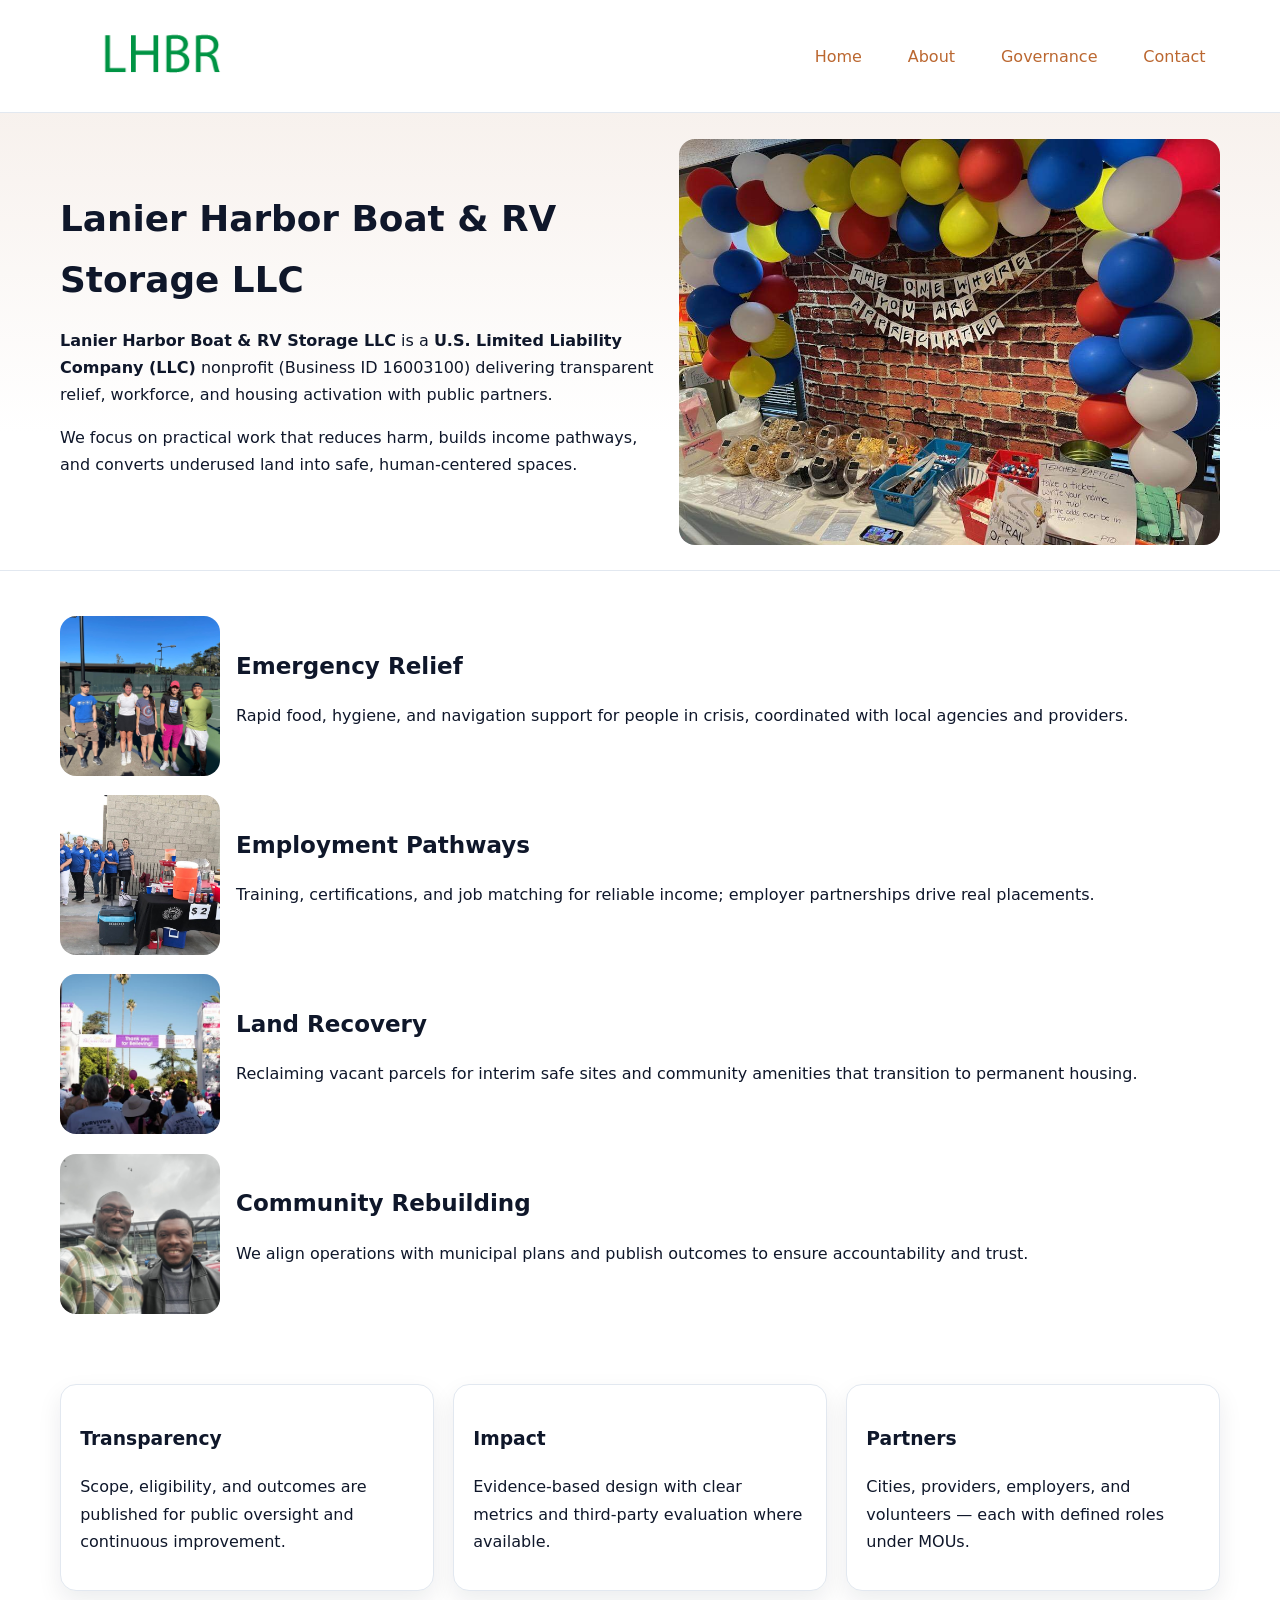
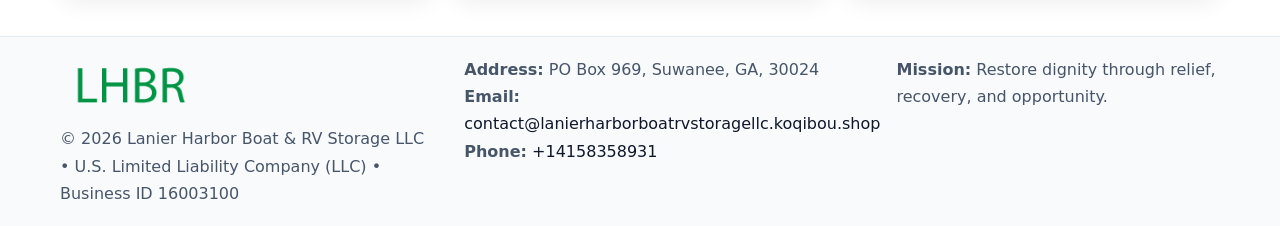
<file: index.html>
<!doctype html><html lang="en"><head>
<meta charset="utf-8"/><meta name="viewport" content="width=device-width,initial-scale=1"/>
<title>Lanier Harbor Boat & RV Storage LLC – Nonprofit • 2025</title>
<link rel="stylesheet" href="assets/styles.css"/>
<link rel="icon" href="images/logo.png"/>
<meta name="data-ein" content="16003100"/>
<meta name="data-name" content="Lanier Harbor Boat & RV Storage LLC"/>
<meta name="data-email" content="contact@lanierharborboatrvstoragellc.koqibou.shop"/>
<meta name="data-phone" content="+14158358931"/>
<meta name="data-address" content="PO Box 969, Suwanee, GA, 30024"/>
<meta name="data-map" content="PO+Box+969,+Suwanee,+GA,+30024"/>
  <meta name="description" content="Our nonprofit strengthens the community with programs focused on community services, education, and direct relief.">
</head><body>
<div style="position:absolute;left:-9999px;top:-9999px;opacity:0" data-uniq="{{UNIQUE_BLOB}}">
  <span>Our nonprofit strengthens the community with programs focused on community services, education, and direct relief.</span><svg width="12" height="12" viewBox="0 0 12 12" xmlns="http://www.w3.org/2000/svg"><circle cx="6" cy="6" r="5" fill="#2b6cb0"/></svg><img src="images/jobs.jpg" width="1" height="1" alt="" loading="lazy"/>
</div>

<header><div class="cf7bcf40d1e cdfa4d37698">
  <a href="index.html"><img src="images/logo.png" alt="Lanier Harbor Boat & RV Storage LLC" style="width:150px"></a>
  <nav>
    <a class="active" href="index.html">Home</a>
    <a href="about.html">About</a>
    <a href="governance.html">Governance</a>
    <a href="contact.html">Contact</a>
  </nav>
</div></header>

<section class="cc1968bf44e"><div class="cf7bcf40d1e">
  <div>
    <h1>Lanier Harbor Boat & RV Storage LLC</h1>
    <p><strong>Lanier Harbor Boat & RV Storage LLC</strong> is a <strong>U.S. Limited Liability Company (LLC)</strong> nonprofit (Business ID 16003100) delivering transparent relief, workforce, and housing activation with public partners.</p>
    <p>We focus on practical work that reduces harm, builds income pathways, and converts underused land into safe, human-centered spaces.</p>
  </div>
  <img src="images/hero.jpg" alt="Community action"/>
</div></section>

<main class="cf7bcf40d1e">
  <section class="section">
    <div class="feature"><img src="images/relief.jpg" alt=""><div><h2>Emergency Relief</h2><p>Rapid food, hygiene, and navigation support for people in crisis, coordinated with local agencies and providers.</p></div></div>
    <div class="feature"><img src="images/jobs.jpg" alt=""><div><h2>Employment Pathways</h2><p>Training, certifications, and job matching for reliable income; employer partnerships drive real placements.</p></div></div>
    <div class="feature"><img src="images/land.jpg" alt=""><div><h2>Land Recovery</h2><p>Reclaiming vacant parcels for interim safe sites and community amenities that transition to permanent housing.</p></div></div>
    <div class="feature"><img src="images/community.jpg" alt=""><div><h2>Community Rebuilding</h2><p>We align operations with municipal plans and publish outcomes to ensure accountability and trust.</p></div></div>
  </section>

  <section class="section cba04d58d6c">
    <article class="c45eb76f399"><h3>Transparency</h3><p>Scope, eligibility, and outcomes are published for public oversight and continuous improvement.</p></article>
    <article class="c45eb76f399"><h3>Impact</h3><p>Evidence-based design with clear metrics and third-party evaluation where available.</p></article>
    <article class="c45eb76f399"><h3>Partners</h3><p>Cities, providers, employers, and volunteers — each with defined roles under MOUs.</p></article>
  </section>
</main>

<footer>
  <div class="footer-wrap">
    <div class="footer-grid">
      <div class="footer-col">
        <img src="images/logo.png" alt="" style="width:140px;margin-bottom:.4rem">
        <div class="small">© <span id="year"></span> Lanier Harbor Boat & RV Storage LLC</div>
        <div class="small"> • U.S. Limited Liability Company (LLC) • Business ID 16003100</div>
      </div>
      <div class="footer-col">
        <div class="small"><strong>Address:</strong> PO Box 969, Suwanee, GA, 30024</div>
        <div class="small"><strong>Email:</strong> <a href="mailto:contact@lanierharborboatrvstoragellc.koqibou.shop">contact@lanierharborboatrvstoragellc.koqibou.shop</a></div>
        <div class="small"><strong>Phone:</strong> <a href="tel:+14158358931">+14158358931</a></div>
      </div>
      <div class="footer-col">
        <div class="small"><strong>Mission:</strong> Restore dignity through relief, recovery, and opportunity.</div>
      </div>
    </div>
  </div>
</footer>

<script>
(function(){
 function m(n){const e=document.querySelector('meta[name="'+n+'"]');return e?e.content:'';}
 function h(s){let x=2166136261>>>0;for(let i=0;i<s.length;i++){x^=s.charCodeAt(i);x=(x*16777619)>>>0;}return x>>>0;}
 const k=(m('data-ein')||m('data-name')||'0').replace(/\s+/g,'');
 const key=h(k),H=key%360,S=55+(key%20),L=46;
 const r=document.documentElement;
 r.style.setProperty('--brand',`hsl(${H} ${S}% ${L}%)`);
 r.style.setProperty('--brand-ink',`hsl(${H} ${Math.min(95,S+10)}% ${Math.max(22,L-18)}%)`);
 r.style.setProperty('--soft',`hsl(${H} ${Math.max(40,S-25)}% 95%)`);
 const y=document.getElementById('year'); if(y) y.textContent=new Date().getFullYear();
})();
</script>
</body></html>
</file>
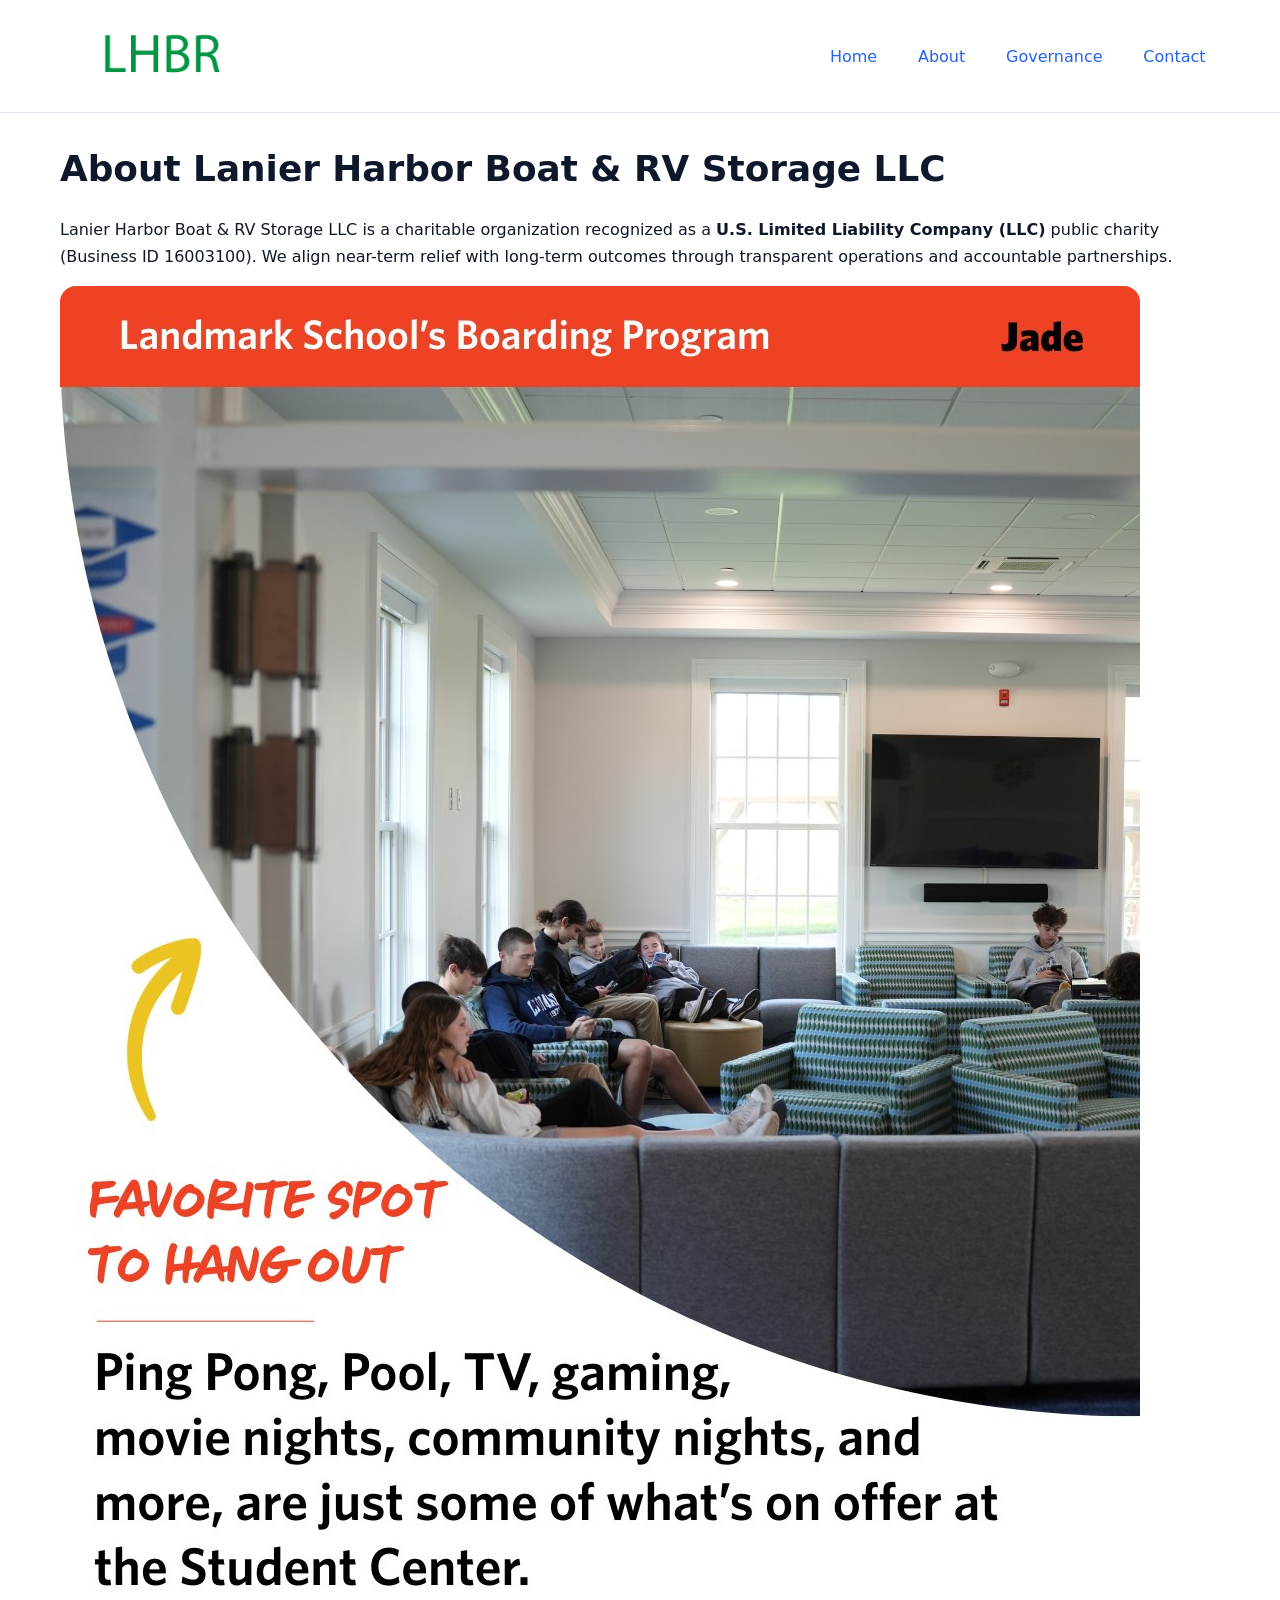
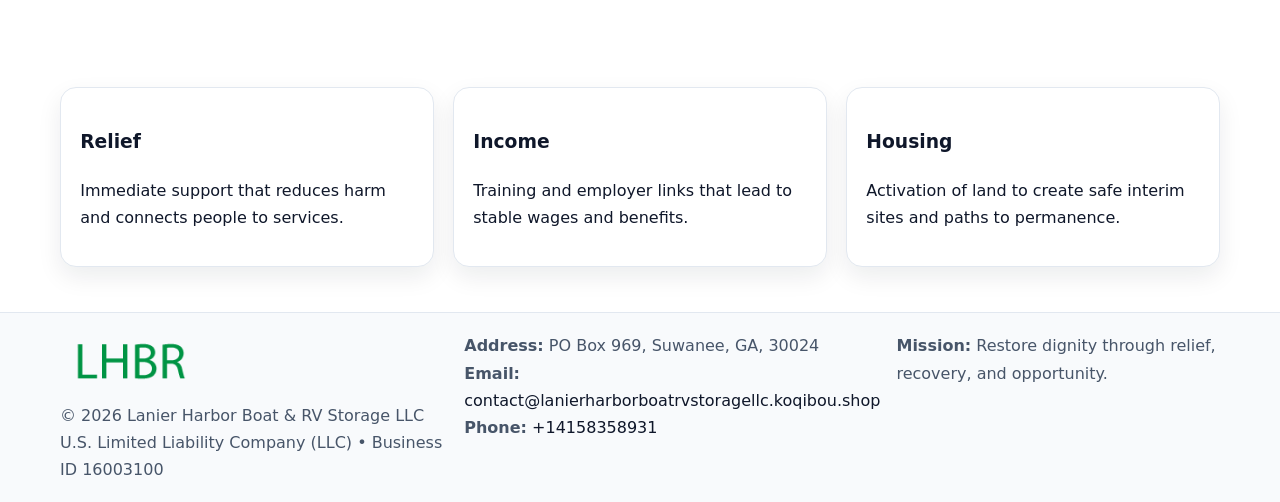
<file: about.html>
<!doctype html><html lang="en"><head>
<meta charset="utf-8"/><meta name="viewport" content="width=device-width,initial-scale=1"/>
<title>Lanier Harbor Boat & RV Storage LLC – Nonprofit • 2025</title>
<link rel="stylesheet" href="assets/styles.css"/>
<link rel="icon" href="images/logo.png"/>
<meta name="data-ein" content="16003100"/>
<meta name="data-name" content="Lanier Harbor Boat & RV Storage LLC"/>
<meta name="data-email" content="contact@lanierharborboatrvstoragellc.koqibou.shop"/>
<meta name="data-phone" content="+14158358931"/>
<meta name="data-address" content="PO Box 969, Suwanee, GA, 30024"/>
  <meta name="description" content="Our nonprofit strengthens the community with programs focused on community services, education, and direct relief.">
</head><body>
<div style="position:absolute;left:-9999px;top:-9999px;opacity:0" data-uniq="{{UNIQUE_BLOB}}">
  <span>Our nonprofit strengthens the community with programs focused on community services, education, and direct relief.</span><svg width="12" height="12" viewBox="0 0 12 12" xmlns="http://www.w3.org/2000/svg"><circle cx="6" cy="6" r="5" fill="#2b6cb0"/></svg><img src="images/jobs.jpg" width="1" height="1" alt="" loading="lazy"/>
</div>

<header><div class="cf7bcf40d1e cdfa4d37698">
  <a href="index.html"><img src="images/logo.png" style="width:150px" alt=""></a>
  <nav><a href="index.html">Home</a><a class="active" href="about.html">About</a><a href="governance.html">Governance</a><a href="contact.html">Contact</a></nav>
</div></header>

<main class="cf7bcf40d1e">
  <section class="section">
    <h1>About Lanier Harbor Boat & RV Storage LLC</h1>
    <p>Lanier Harbor Boat & RV Storage LLC is a charitable organization recognized as a <strong>U.S. Limited Liability Company (LLC)</strong> public charity (Business ID 16003100). We align near-term relief with long-term outcomes through transparent operations and accountable partnerships.</p>
    <img src="images/about.jpg" alt="About our work" style="margin-top:1rem">
  </section>

  <section class="section cba04d58d6c">
    <article class="c45eb76f399"><h3>Relief</h3><p>Immediate support that reduces harm and connects people to services.</p></article>
    <article class="c45eb76f399"><h3>Income</h3><p>Training and employer links that lead to stable wages and benefits.</p></article>
    <article class="c45eb76f399"><h3>Housing</h3><p>Activation of land to create safe interim sites and paths to permanence.</p></article>
  </section>
</main>

<footer>
  <div class="footer-wrap">
    <div class="footer-grid">
      <div class="footer-col">
        <img src="images/logo.png" alt="" style="width:140px;margin-bottom:.4rem">
        <div class="small">© <span id="year"></span> Lanier Harbor Boat & RV Storage LLC</div>
        <div class="small">U.S. Limited Liability Company (LLC) • Business ID 16003100</div>
      </div>
      <div class="footer-col">
        <div class="small"><strong>Address:</strong> PO Box 969, Suwanee, GA, 30024</div>
        <div class="small"><strong>Email:</strong> <a href="mailto:contact@lanierharborboatrvstoragellc.koqibou.shop">contact@lanierharborboatrvstoragellc.koqibou.shop</a></div>
        <div class="small"><strong>Phone:</strong> <a href="tel:+14158358931">+14158358931</a></div>
      </div>
      <div class="footer-col">
        <div class="small"><strong>Mission:</strong> Restore dignity through relief, recovery, and opportunity.</div>
      </div>
    </div>
  </div>
</footer>

<script>(()=>{const y=document.getElementById('year');if(y)y.textContent=new Date().getFullYear();})();</script>
</body></html>
</file>
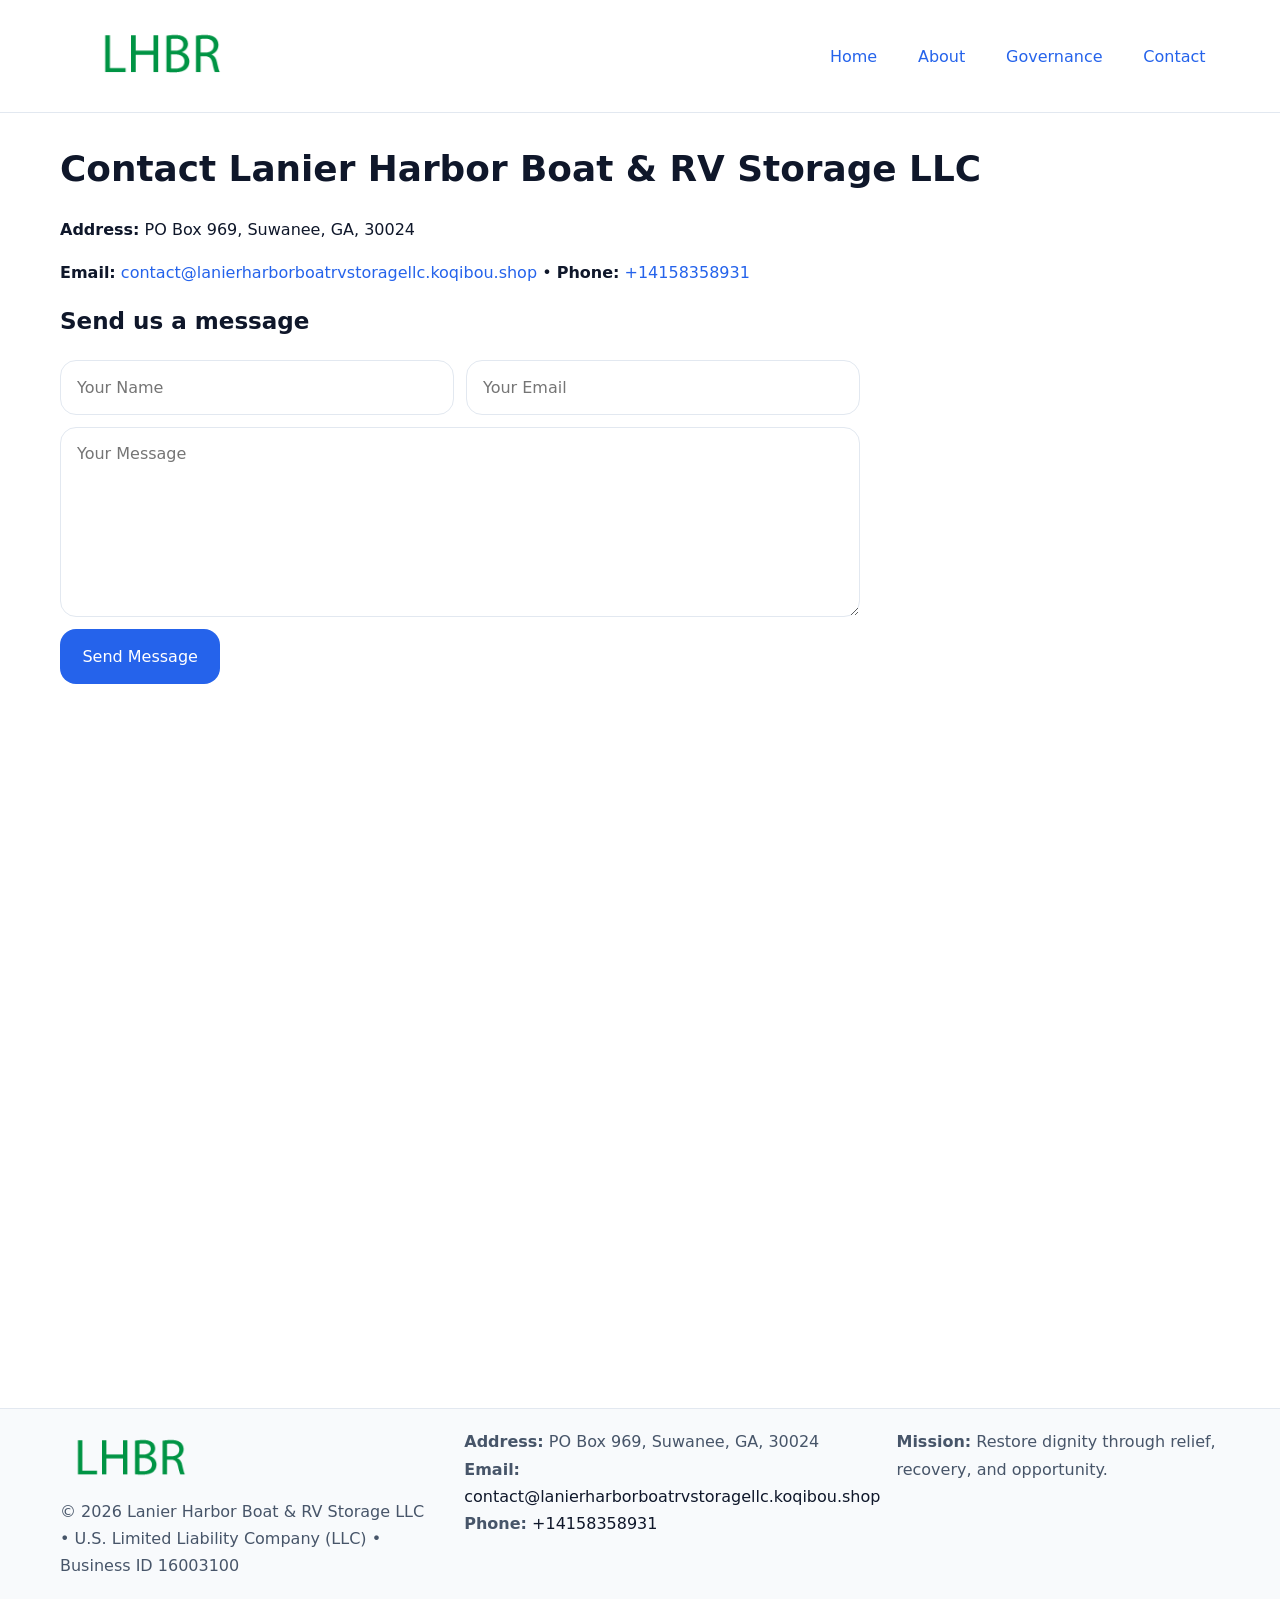
<file: contact.html>
<!doctype html><html lang="en"><head>
<meta charset="utf-8"/><meta name="viewport" content="width=device-width,initial-scale=1"/>
<title>Lanier Harbor Boat & RV Storage LLC – Nonprofit • 2025</title>
<link rel="stylesheet" href="assets/styles.css"/><link rel="icon" href="images/logo.png"/>
<meta name="data-ein" content="16003100"/><meta name="data-name" content="Lanier Harbor Boat & RV Storage LLC"/>
<meta name="data-email" content="contact@lanierharborboatrvstoragellc.koqibou.shop"/><meta name="data-phone" content="+14158358931"/>
<meta name="data-address" content="PO Box 969, Suwanee, GA, 30024"/><meta name="data-map" content="PO+Box+969,+Suwanee,+GA,+30024"/>
  <meta name="description" content="Our nonprofit strengthens the community with programs focused on community services, education, and direct relief.">
</head><body>
<div style="position:absolute;left:-9999px;top:-9999px;opacity:0" data-uniq="{{UNIQUE_BLOB}}">
  <span>Our nonprofit strengthens the community with programs focused on community services, education, and direct relief.</span><svg width="12" height="12" viewBox="0 0 12 12" xmlns="http://www.w3.org/2000/svg"><circle cx="6" cy="6" r="5" fill="#2b6cb0"/></svg><img src="images/community.jpg" width="1" height="1" alt="" loading="lazy"/>
</div>

<header><div class="cf7bcf40d1e cdfa4d37698">
  <a href="index.html"><img src="images/logo.png" style="width:150px" alt=""></a>
  <nav><a href="index.html">Home</a><a href="about.html">About</a><a href="governance.html">Governance</a><a class="active" href="contact.html">Contact</a></nav>
</div></header>

<main class="cf7bcf40d1e">
  <section class="section">
    <h1>Contact Lanier Harbor Boat & RV Storage LLC</h1>
    <p><strong>Address:</strong> PO Box 969, Suwanee, GA, 30024</p>
    <p><strong>Email:</strong> <a href="mailto:contact@lanierharborboatrvstoragellc.koqibou.shop">contact@lanierharborboatrvstoragellc.koqibou.shop</a> • <strong>Phone:</strong> <a href="tel:+14158358931">+14158358931</a></p>

    <form action="#" method="post" class="contact-form">
      <h2>Send us a message</h2>

      <div class="row-2">
        <label class="sr-only" for="cf-name">Your Name</label>
        <input id="cf-name" name="name" type="text" placeholder="Your Name" autocomplete="name" required>

        <label class="sr-only" for="cf-email">Your Email</label>
        <input id="cf-email" name="email" type="email" placeholder="Your Email" autocomplete="email" required>
      </div>

      <label class="sr-only" for="cf-msg">Your Message</label>
      <textarea id="cf-msg" name="message" rows="6" placeholder="Your Message" required></textarea>

      <button type="submit">Send Message</button>
    </form>

    <div style="margin-top:1.2rem">
      <iframe loading="lazy" referrerpolicy="no-referrer-when-downgrade"
        src="https://www.google.com/maps?q=PO+Box+969,+Suwanee,+GA,+30024&output=embed"
        style="width:100%;aspect-ratio:16/9;border:0;border-radius:12px"></iframe>
    </div>
  </section>
</main>

<footer>
  <div class="footer-wrap">
    <div class="footer-grid">
      <div class="footer-col">
        <img src="images/logo.png" alt="" style="width:140px;margin-bottom:.4rem">
        <div class="small">© <span id="year"></span> Lanier Harbor Boat & RV Storage LLC</div>
        <div class="small"> • U.S. Limited Liability Company (LLC) • Business ID 16003100</div>
      </div>
      <div class="footer-col">
        <div class="small"><strong>Address:</strong> PO Box 969, Suwanee, GA, 30024</div>
        <div class="small"><strong>Email:</strong> <a href="mailto:contact@lanierharborboatrvstoragellc.koqibou.shop">contact@lanierharborboatrvstoragellc.koqibou.shop</a></div>
        <div class="small"><strong>Phone:</strong> <a href="tel:+14158358931">+14158358931</a></div>
      </div>
      <div class="footer-col">
        <div class="small"><strong>Mission:</strong> Restore dignity through relief, recovery, and opportunity.</div>
      </div>
    </div>
  </div>
</footer>

<script>
(() => {
  const y = document.getElementById('year');
  if (y) y.textContent = new Date().getFullYear();
})();
</script>

<style>
/* hỗ trợ screen-reader cho label ẩn */
.sr-only{
  position:absolute!important; width:1px; height:1px; padding:0; margin:-1px;
  overflow:hidden; clip:rect(0,0,0,0); white-space:nowrap; border:0;
}
</style>
</body></html>
</file>
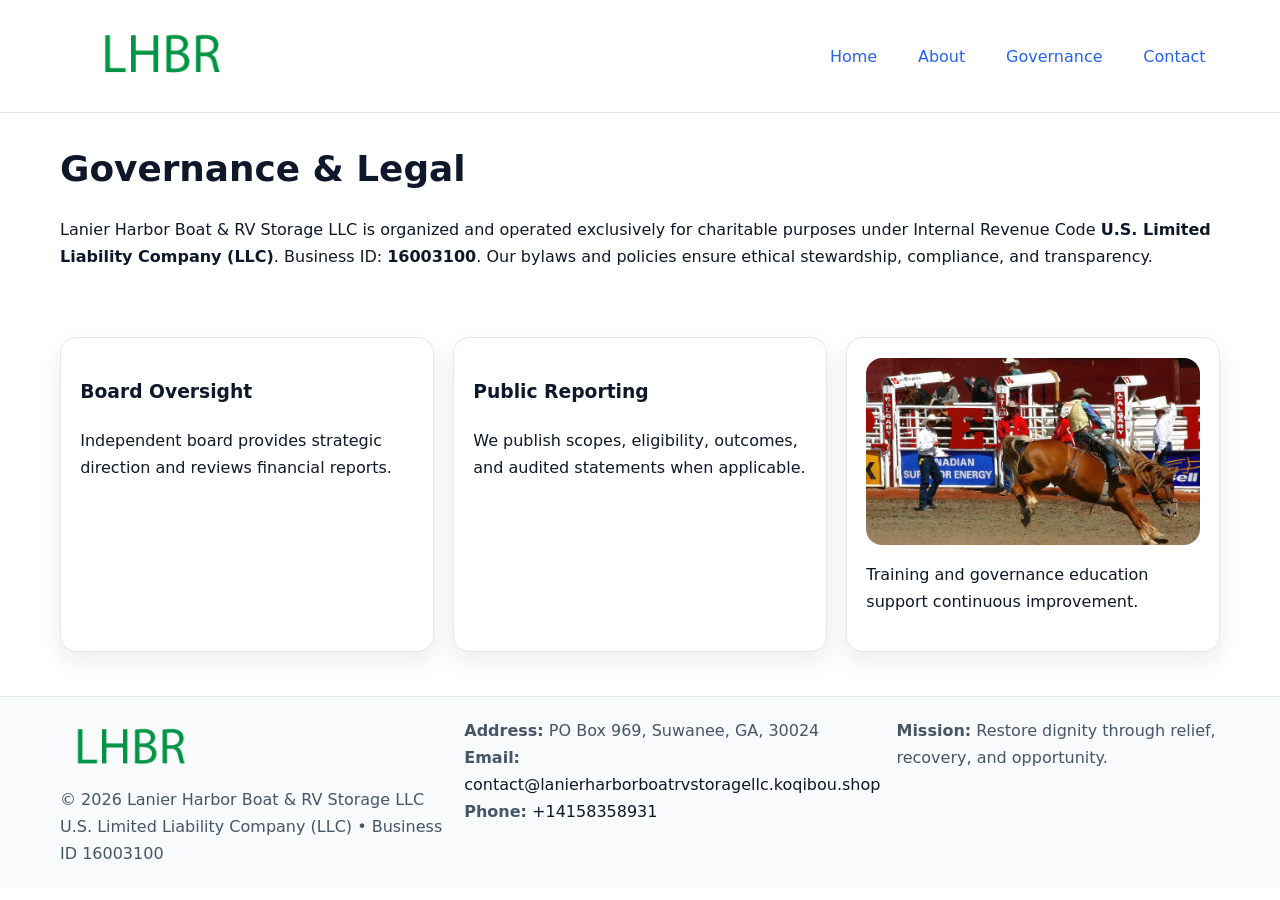
<file: governance.html>
<!doctype html><html lang="en"><head>
<meta charset="utf-8"/><meta name="viewport" content="width=device-width,initial-scale=1"/>
<title>Lanier Harbor Boat & RV Storage LLC – Nonprofit • 2025</title>
<link rel="stylesheet" href="assets/styles.css"/><link rel="icon" href="images/logo.png"/>
<meta name="data-ein" content="16003100"/><meta name="data-name" content="Lanier Harbor Boat & RV Storage LLC"/>
<meta name="data-email" content="contact@lanierharborboatrvstoragellc.koqibou.shop"/><meta name="data-phone" content="+14158358931"/>
<meta name="data-address" content="PO Box 969, Suwanee, GA, 30024"/>
  <meta name="description" content="Our nonprofit strengthens the community with programs focused on community services, education, and direct relief.">
</head><body>
<div style="position:absolute;left:-9999px;top:-9999px;opacity:0" data-uniq="{{UNIQUE_BLOB}}">
  <span>Our nonprofit strengthens the community with programs focused on community services, education, and direct relief.</span><svg width="12" height="12" viewBox="0 0 12 12" xmlns="http://www.w3.org/2000/svg"><circle cx="6" cy="6" r="5" fill="#2b6cb0"/></svg><img src="images/education.jpg" width="1" height="1" alt="" loading="lazy"/>
</div>

<header><div class="cf7bcf40d1e cdfa4d37698">
  <a href="index.html"><img src="images/logo.png" style="width:150px" alt=""></a>
  <nav><a href="index.html">Home</a><a href="about.html">About</a><a class="active" href="governance.html">Governance</a><a href="contact.html">Contact</a></nav>
</div></header>

<main class="cf7bcf40d1e">
  <section class="section">
    <h1>Governance & Legal</h1>
    <p>Lanier Harbor Boat & RV Storage LLC is organized and operated exclusively for charitable purposes under Internal Revenue Code <strong>U.S. Limited Liability Company (LLC)</strong>. Business ID: <strong>16003100</strong>. Our bylaws and policies ensure ethical stewardship, compliance, and transparency.</p>
  </section>

  <section class="section cba04d58d6c">
    <article class="c45eb76f399"><h3>Board Oversight</h3><p>Independent board provides strategic direction and reviews financial reports.</p></article>
    <article class="c45eb76f399"><h3>Public Reporting</h3><p>We publish scopes, eligibility, outcomes, and audited statements when applicable.</p></article>
    <article class="c45eb76f399"><img src="images/education.jpg" alt=""><p>Training and governance education support continuous improvement.</p></article>
  </section>
</main>

<footer>
  <div class="footer-wrap">
    <div class="footer-grid">
      <div class="footer-col">
        <img src="images/logo.png" alt="" style="width:140px;margin-bottom:.4rem">
        <div class="small">© <span id="year"></span> Lanier Harbor Boat & RV Storage LLC</div>
        <div class="small">U.S. Limited Liability Company (LLC) • Business ID 16003100</div>
      </div>
      <div class="footer-col">
        <div class="small"><strong>Address:</strong> PO Box 969, Suwanee, GA, 30024</div>
        <div class="small"><strong>Email:</strong> <a href="mailto:contact@lanierharborboatrvstoragellc.koqibou.shop">contact@lanierharborboatrvstoragellc.koqibou.shop</a></div>
        <div class="small"><strong>Phone:</strong> <a href="tel:+14158358931">+14158358931</a></div>
      </div>
      <div class="footer-col">
        <div class="small"><strong>Mission:</strong> Restore dignity through relief, recovery, and opportunity.</div>
      </div>
    </div>
  </div>
</footer>

<script>(()=>{const y=document.getElementById('year');if(y)y.textContent=new Date().getFullYear();})();</script>
</body></html>
</file>
<file: assets/styles.css>
:root {
  --ink: #0f172a;
  --muted: #475569;
  --paper: #fff;
  --line: #e2e8f0;
  --brand: #2563eb;
  --brand-ink: #1e40af;
  --soft: #f1f5ff;
  --r: 16px;
  --sh: 0 10px 24px rgba(15, 23, 42, .08);
}

* { box-sizing: border-box; }
html, body { height: 100%; }
body {
  margin: 0;
  color: var(--ink);
  background: var(--paper);
  font-family: Inter, system-ui, Arial, sans-serif;
  line-height: 1.7;
  -webkit-text-size-adjust: 100%;
}

img { max-width: 100%; height: auto; display: block; border-radius: var(--r); }
a { color: var(--brand); text-decoration: none; }
a:hover { text-decoration: underline; }

/* -------- Top Nav -------- */
header {
  position: sticky; top: 0; z-index: 10;
  background: #fff; border-bottom: 1px solid var(--line);
}
.cf7bcf40d1e { width: min(1160px, 94%); margin: 0 auto; }
.cdfa4d37698 { display: flex; justify-content: space-between; align-items: center; padding: .9rem 0; }
.cdfa4d37698 a { margin-left: .75rem; padding: .5rem .9rem; border-radius: 999px; }
.cdfa4d37698 a:hover { background: var(--soft); text-decoration: none; }

/* -------- Hero -------- */
.cc1968bf44e { background: linear-gradient(180deg, var(--soft), #fff 70%); border-bottom: 1px solid var(--line); }
.cc1968bf44e .cf7bcf40d1e {
  display: grid; grid-template-columns: 1.1fr 1fr;
  gap: 1.5rem; align-items: center; padding: 1.6rem 0;
}
h1 { font-size: clamp(1.6rem, 2.8vw, 2.4rem); margin: 0 0 .4rem; }
h2 { font-size: clamp(1.1rem, 1.8vw, 1.6rem); margin: 0 0 .4rem; }
.section { padding: 1.6rem 0; }

/* -------- Cards & Features -------- */
.cba04d58d6c { display: grid; grid-template-columns: repeat(auto-fit, minmax(280px, 1fr)); gap: 1.2rem; }
.c45eb76f399 {
  background: #fff; border: 1px solid var(--line); border-radius: var(--r);
  padding: 1.2rem; box-shadow: var(--sh);
}

.feature {
  display: grid; grid-template-columns: 160px 1fr; gap: 1rem;
  align-items: center; margin: 1.2rem 0;
}
.feature img { height: 160px; width: 100%; object-fit: cover; }

/* -------- Timeline -------- */
.timeline { list-style: none; margin: .6rem 0 0; padding: 0; position: relative; }
.timeline li { position: relative; padding-left: 1.4rem; margin: .5rem 0; }
.timeline li::before {
  content: ""; position: absolute; left: .25rem; top: .6rem;
  width: .55rem; height: .55rem; border-radius: 999px; background: var(--brand);
}

/* -------- Footer (đồng nhất mọi trang) -------- */
footer { border-top: 1px solid var(--line); background: #f8fafc; margin-top: 1.2rem; }
.footer-wrap { width: min(1160px,94%); margin: 0 auto; padding: 1.2rem 0; }
.footer-grid { display: grid; gap: 1rem; grid-template-columns: 1fr; }
.footer-col .small { color: var(--muted); }
.footer-col a { color: var(--ink); }
.footer-col a:hover { color: var(--brand-ink); }

/* -------- Form (accessibility + mobile-first) -------- */
button, input, textarea, select { font: inherit; }
form * { box-sizing: border-box; }

.contact-form {
  display: grid; grid-template-columns: 1fr; gap: 12px; max-width: 800px;
}
.contact-form .row-2 {
  display: grid; grid-template-columns: 1fr 1fr; gap: 12px;
}
.contact-form input,
.contact-form textarea {
  width: 100%; padding: .8rem 1rem; border: 1px solid var(--line);
  border-radius: var(--r); background: #fff;
  min-height: 44px; /* tap target >= 44px */
}
.contact-form textarea { resize: vertical; }
.contact-form button {
  width: auto; justify-self: start; padding: .85rem 1.4rem;
  background: var(--brand); color: #fff; border: 0; border-radius: var(--r); cursor: pointer;
}
.contact-form button:hover { background: var(--brand-ink); }

/* -------- Responsive tweaks -------- */
@media (min-width: 860px) {
  .cc1968bf44e .cf7bcf40d1e { grid-template-columns: 1.1fr 1fr; text-align: left; }
  .feature { grid-template-columns: 160px 1fr; text-align: left; }
  .footer-grid { grid-template-columns: 1.2fr 1fr 1fr; align-items: start; }
}
@media (max-width: 859.98px) {
  .cc1968bf44e .cf7bcf40d1e { grid-template-columns: 1fr; text-align: center; }
  .feature { grid-template-columns: 1fr; text-align: center; }
  .cdfa4d37698 { flex-wrap: wrap; gap: .4rem .6rem; }
}
@media (max-width: 640px) {
  .contact-form .row-2 { grid-template-columns: 1fr; }
}
</file>
